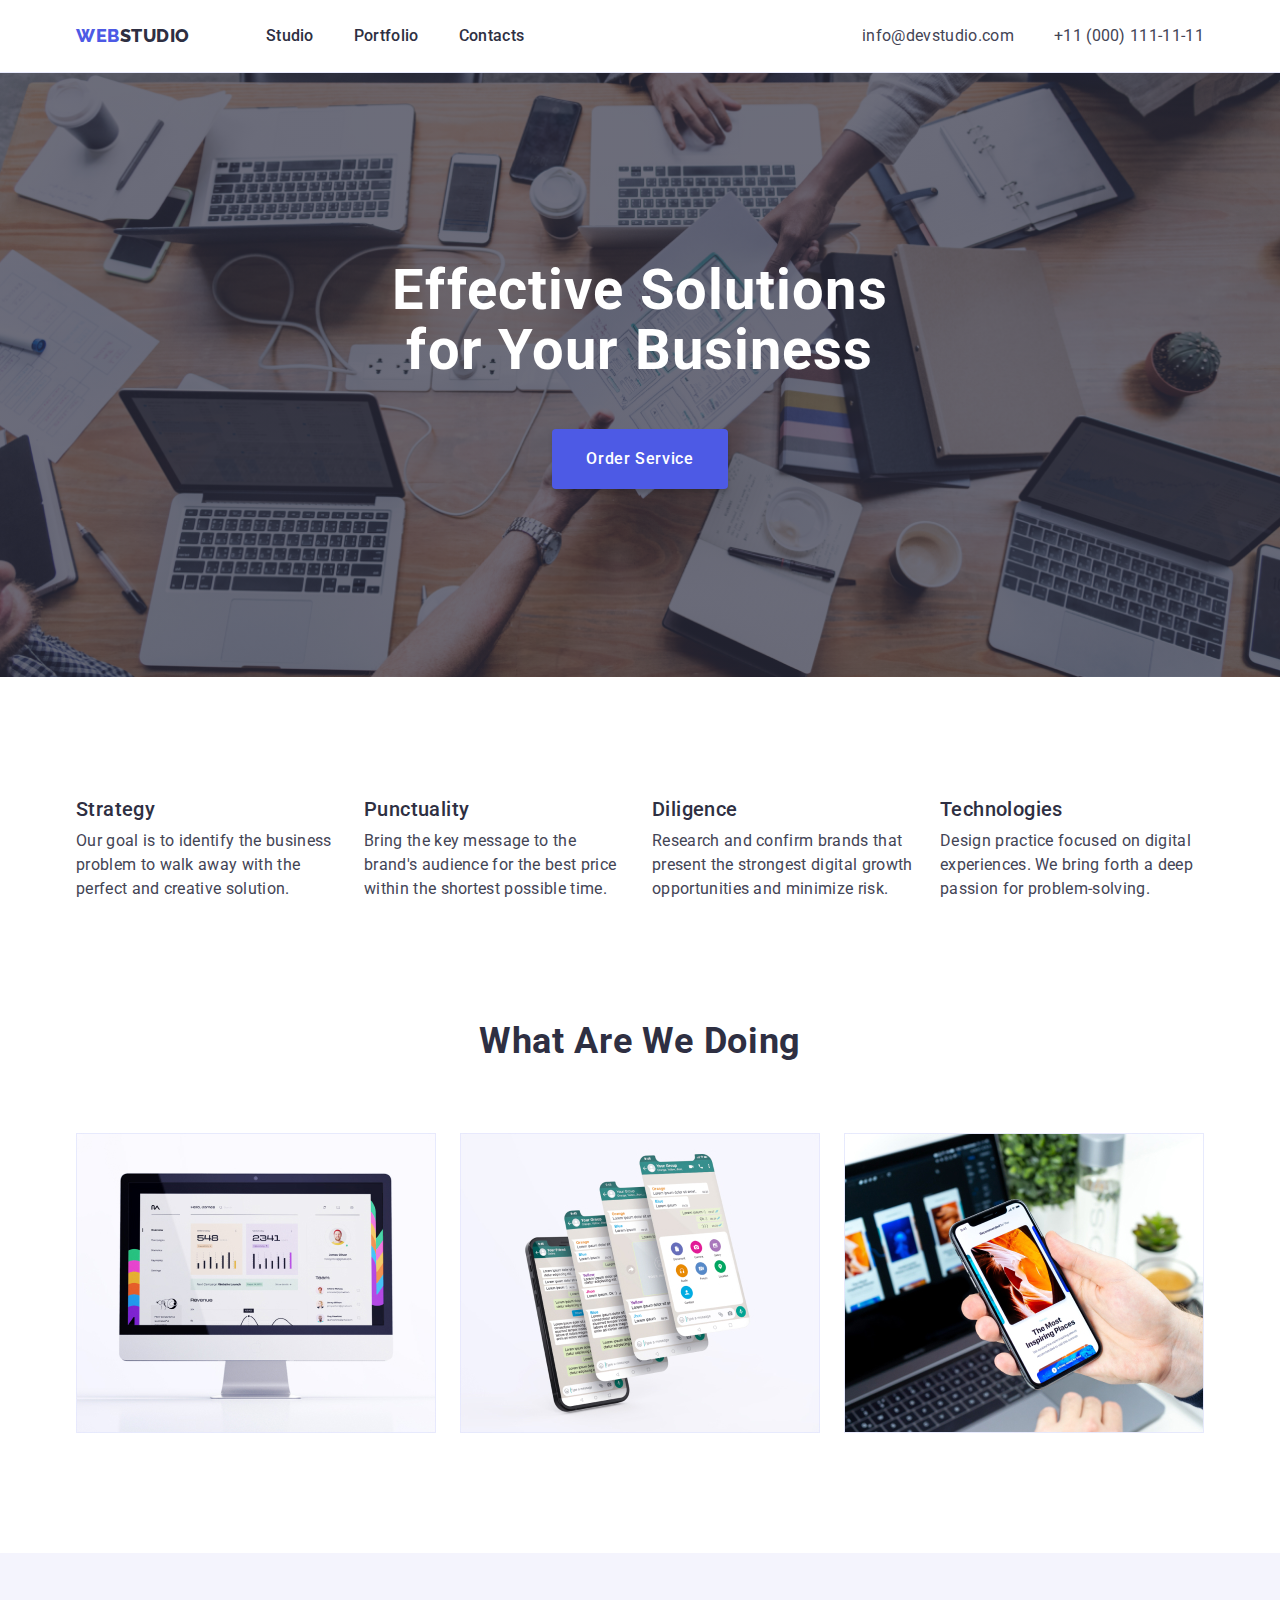
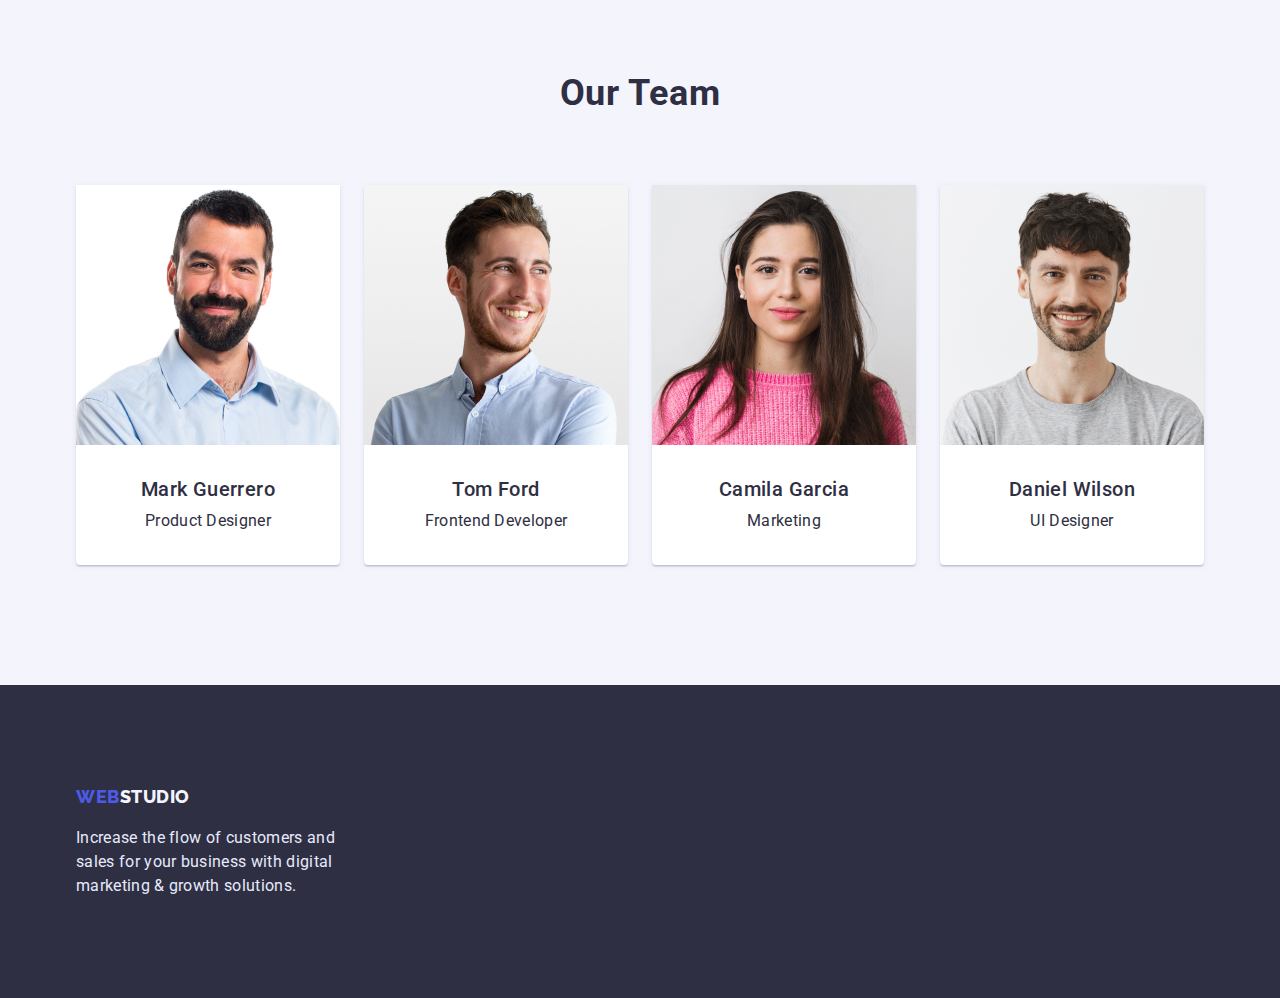
<file: index.html>
<!DOCTYPE html>
<html lang="en">

<head>
    <meta charset="UTF-8">
    <meta http-equiv="X-UA-Compatible" content="IE=edge">
    <meta name="viewport" content="width=device-width, initial-scale=1.0">
    <title>Document</title>

    <!--Fonts-->
    <link rel="preconnect" href="https://fonts.googleapis.com">
    <link rel="preconnect" href="https://fonts.gstatic.com" crossorigin>
    <link href="https://fonts.googleapis.com/css2?family=Raleway:wght@800&family=Roboto:wght@400;500;700&display=swap"
        rel="stylesheet">

    <!--styles-->
    <link rel="stylesheet"
        href="https://cdnjs.cloudflare.com/ajax/libs/modern-normalize/1.1.0/modern-normalize.min.css">
    <link rel="stylesheet" href="./css/stile.css">
</head>

<body>
    <header class="header">
        <div class="container main-div">
            <nav class="nav-link">
                <!--Шапка-->
                <a href="./index.html" class="logo-first">WEB<span class="logo-second">STUDIO</span></a>
                <ul class="link">
                    <li class="item"><a href="" class="test-link">Studio</a></li>
                    <li class="item"><a href="./portfolio.html" class="test-link">Portfolio</a></li>
                    <li class="item"><a href="" class="test-link">Contacts</a></li>
                </ul>
            </nav>

            <address class="address">
                <ul class="link-address">
                    <li class="item"><a href="mailto:info@devstudio.com" class="test-address">info@devstudio.com</a>
                    </li>
                    <li class="item"><a href="tel:+110001111111" class="test-address">+11 (000) 111-11-11</a></li>
                </ul>
        </div>
        </address>

    </header>


    <main>
        <!--загаловак-->
        <section class="section-hero">
            <div class="container">
                <h1 class="hero-tital">Effective Solutions <br> for Your Business</h1>
                <button class="button-light" type="button">Order Service</button>
            </div>
        </section>


        <!--инструкция-->
        <section class="section">
            <div class="container">
                <h2 class="visually-hidden">instruction</h2>
                <ul class="instruction">
                    <li class="link-instruction">
                        <h3 class="section-header">Strategy</h3>
                        <p class="paragraph">Our goal is to identify the business
                            problem to walk away with the perfect and creative solution.</p>
                    </li>

                    <li class="link-instruction">
                        <h3 class="section-header">Punctuality</h3>
                        <p class="paragraph">Bring the key message to the brand's audience for the best price within
                            the shortest possible time.</p>
                    </li>
                    <li class="link-instruction">
                        <h3 class="section-header">Diligence</h3>
                        <p class="paragraph">Research and confirm brands that present the strongest digital growth
                            opportunities and minimize
                            risk.</p>
                    </li>
                    <li class="link-instruction">
                        <h3 class="section-header">Technologies</h3>
                        <p class="paragraph">Design practice focused on digital experiences.
                            We bring forth a deep passion for problem-solving.</p>
                    </li>
                </ul>
            </div>
        </section>

        <!--Техніка-->
        <section class="section-link">
            <div class="container">
                <h2 class="section-img">What Are We Doing</h2>
                <ul class="link-img">
                    <li class="img-link"><img src="./images/img1.jpg" alt="computer" width="360"></li>
                    <li class="img-link"><img src="./images/img2.jpg" alt="phon" width="360"></li>
                    <li class="img-link"><img src="./images/img3.jpg" alt="netbook" width="360"></li>
                </ul>
            </div>
        </section>

        <!--Співробітники-->
        <section class="employees">
            <div class="container">
                <h2 class="section-img">Our Team</h2>
                <ul class="section-li-li">

                    <li class="section-li">
                        <img src="./images/img4.jpg" alt="Mark" width="264">
                        <div class="work">
                            <h3 class="section-header-link">Mark Guerrero</h3>
                            <p class="paragraph-link">Product Designer</p>
                        </div>
                    </li>

                    <li class="section-li">
                        <img src="./images/img5.jpg" alt="Tom" width="264">
                        <div class="work">
                            <h3 class="section-header-link">Tom Ford</h3>
                            <p class="paragraph-link">Frontend Developer</p>
                        </div>
                    </li>
                    <li class="section-li">
                        <img src="./images/img6.jpg" alt="Camila" width="264">
                        <div class="work">
                            <h3 class="section-header-link">Camila Garcia</h3>
                            <p class="paragraph-link">Marketing</p>
                        </div>
                    </li>
                    <li class="section-li">
                        <img src="./images/img7.jpg" alt="Daniel" width="264">
                        <div class="work">
                            <h3 class="section-header-link">Daniel Wilson</h3>
                            <p class="paragraph-link">UI Designer</p>
                        </div>
                    </li>
                </ul>
            </div>
        </section>
    </main>

    <!--Футер-->
    <footer class="footer">
        <div class="container">
            <!--сылка-->

            <a href="./index.html" class="logo-first">WEB<span class="logo-seconds">STUDIO</span></a>
            <p class="paragraph-footer">Increase the flow of customers and
                sales for your business with digital
                marketing & growth solutions.</p>
        </div>
    </footer>
</body>

</html>
</file>
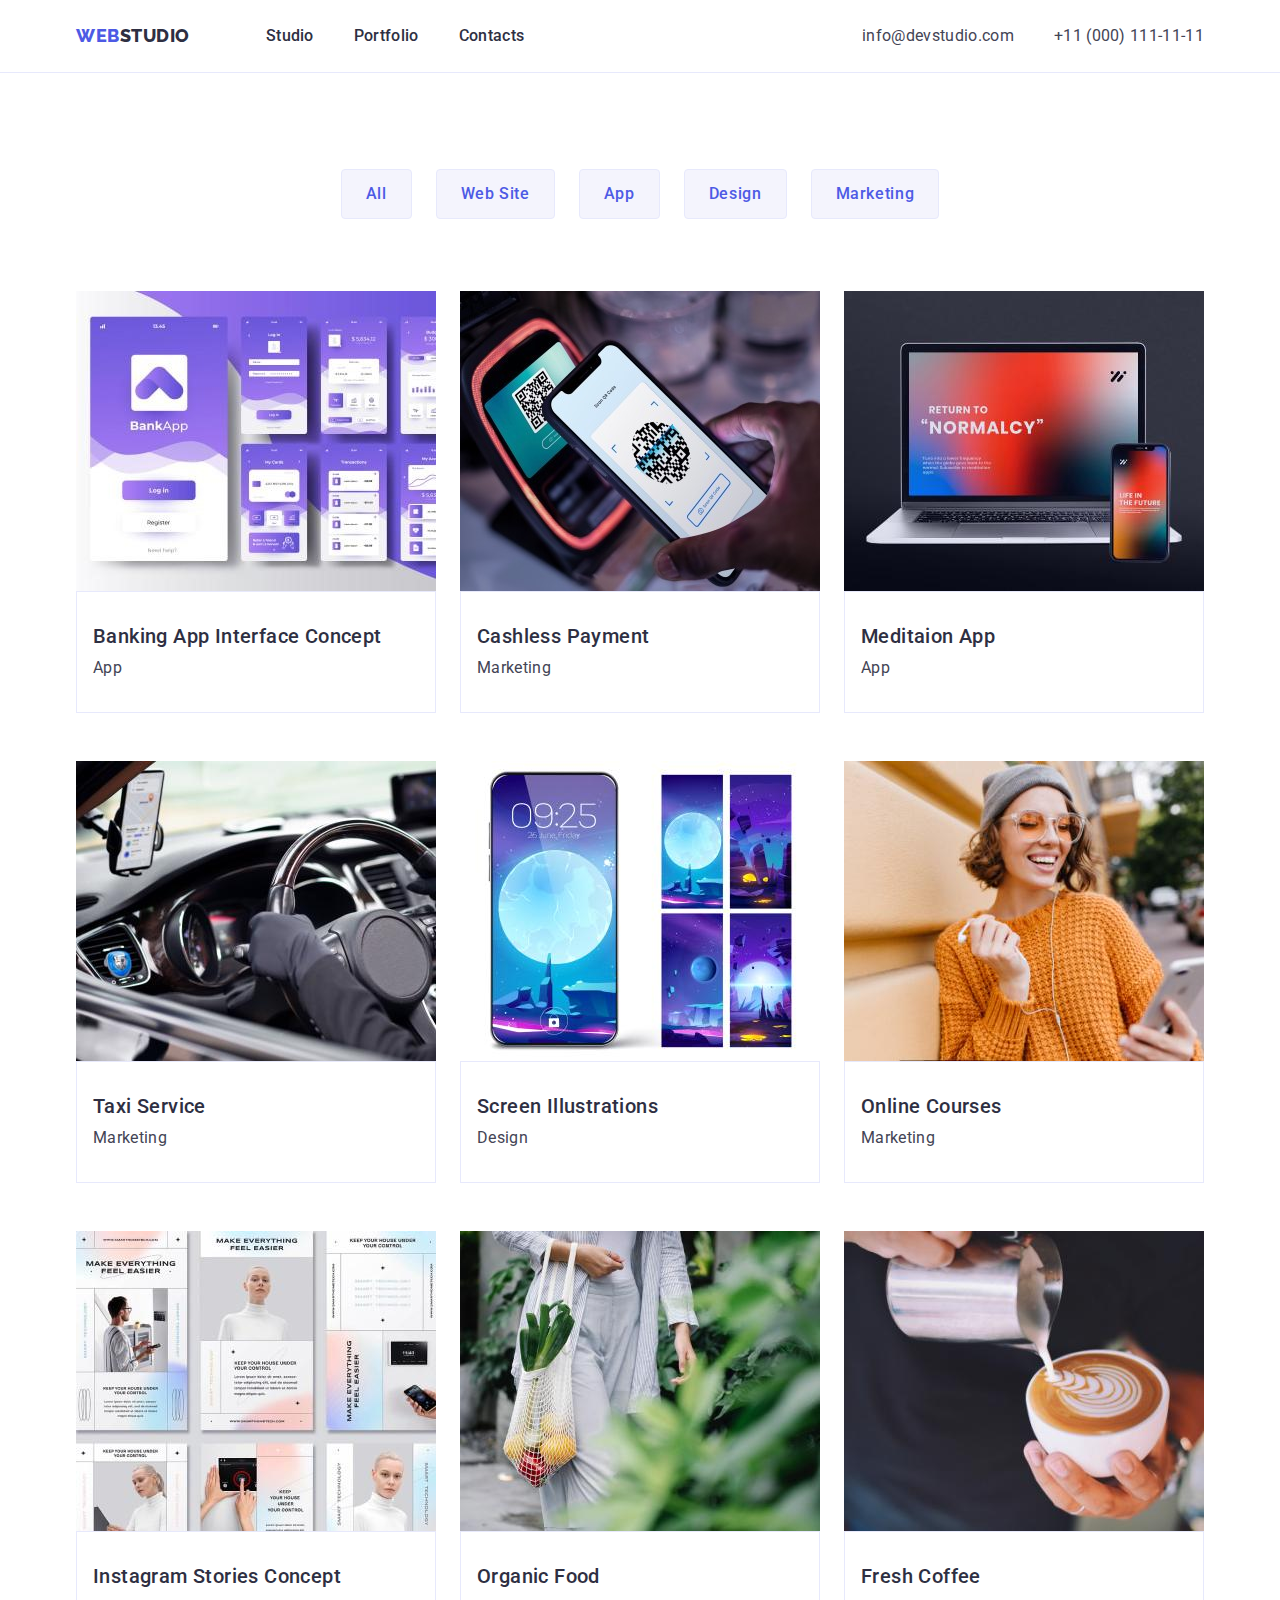
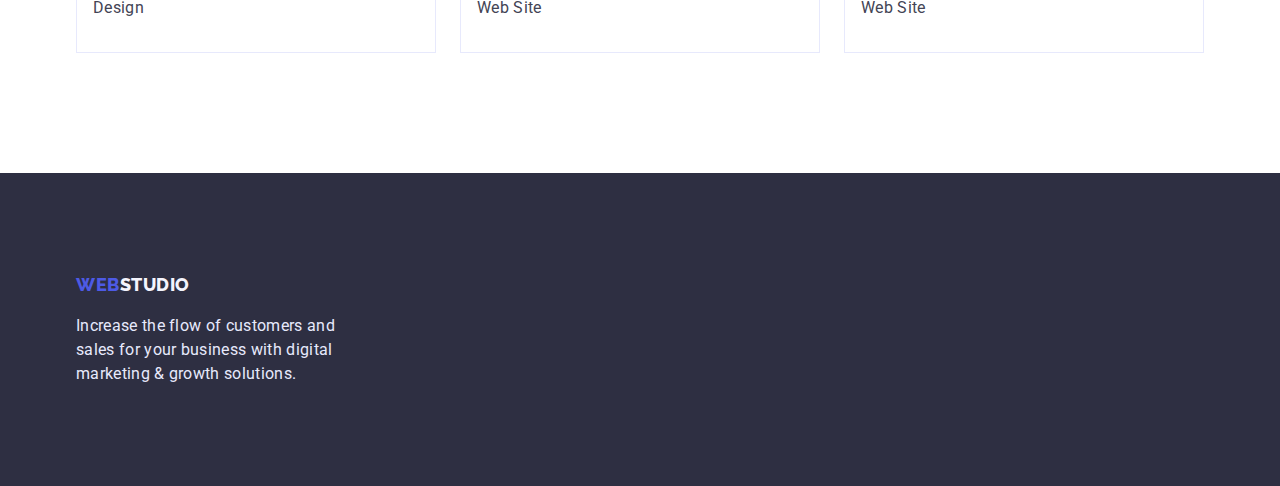
<file: portfolio.html>
<!DOCTYPE html>
<html lang="en">

<head>
    <meta charset="UTF-8">
    <meta http-equiv="X-UA-Compatible" content="IE=edge">
    <meta name="viewport" content="width=device-width, initial-scale=1.0">
    <title>Document</title>
    <!--Fonts-->
    <link rel="preconnect" href="https://fonts.googleapis.com">
    <link rel="preconnect" href="https://fonts.gstatic.com" crossorigin>
    <link href="https://fonts.googleapis.com/css2?family=Raleway:wght@800&family=Roboto:wght@400;500;700&display=swap"
        rel="stylesheet">

    <!--styles-->
    <link rel="stylesheet"
        href="https://cdnjs.cloudflare.com/ajax/libs/modern-normalize/1.1.0/modern-normalize.min.css">
    <link rel="stylesheet" href="./css/stile.css">
</head>

<body>
    <header class="header">
        <div class="container main-div">
            <nav class="nav-link">
                <!--Шапка-->

                <a href="./index.html" class="logo-first">WEB<span class="logo-second">STUDIO</span></a>
                <ul class="link">
                    <li class="item"><a href="" class="test-link">Studio</a></li>
                    <li class="item"><a href="" class="test-link">Portfolio</a></li>
                    <li class="item"><a href="" class="test-link">Contacts</a></li>
                </ul>
            </nav>

            <address class="address">
                <ul class="link-address">
                    <li class="item"><a href="mailto:info@devstudio.com" class="test-address">info@devstudio.com</a>
                    </li>
                    <li class="item"><a href="tel:+110001111111" class="test-address">+11 (000) 111-11-11</a></li>
                </ul>
        </div>
        </address>

    </header>

    <main>
        <!--загаловак-->
        <section class="section-portfolio">
            <div class="container">
                <h1 class="visually-hidden">portfolio</h1>
                <ul class="item-portfolio">
                    <li class="item-button"><button type="button" class="button-portfolio">All</button></li>
                    <li class="item-button"><button type="button" class="button-portfolio">Web Site</button></li>
                    <li class="item-button"><button type="button" class="button-portfolio">App</button></li>
                    <li class="item-button"><button type="button" class="button-portfolio">Design</button></li>
                    <li class="item-button"><button type="button" class="button-portfolio">Marketing</button></li>
                </ul>



                <ul class="box">
                    <li class="link-box"><a href="" class="links-portfolio">
                            <img src="./images/img8.jpg" alt="Banking App Interface Concept" width="360" height="300">
                            <div class="link-box-portfolio">
                                <h3 class="section-header">Banking App Interface Concept</h3>
                                <p class="paragraph">App</p>
                            </div>
                        </a>
                    </li>

                    <li class="link-box"><a href="" class="links-portfolio">
                            <img src="./images/img9.jpg" alt="Cashless Payment" width="360" height="300">
                            <div class="link-box-portfolio">
                                <h3 class="section-header">Cashless Payment</h3>
                                <p class="paragraph">Marketing</p>
                            </div>
                        </a>
                    </li>

                    <li class="link-box"><a href="" class="links-portfolio">
                            <img src="./images/img10.jpg" alt="Meditaion App" width="360" height="300">
                            <div class="link-box-portfolio">
                                <h3 class="section-header">Meditaion App</h3>
                                <p class="paragraph">App</p>
                            </div>
                        </a>
                    </li>

                    <li class="link-box"><a href="" class="links-portfolio">
                            <img src="./images/img11.jpg" alt="Taxi Service" width="360" height="300">
                            <div class="link-box-portfolio">
                                <h3 class="section-header">Taxi Service</h3>
                                <p class="paragraph">Marketing</p>
                            </div>
                        </a>
                    </li>

                    <li class="link-box"><a href="" class="links-portfolio">
                            <img src="./images/img12.jpg" alt="Screen Illustrations" width="360" height="300">
                            <div class="link-box-portfolio">
                                <h3 class="section-header">Screen Illustrations</h3>
                                <p class="paragraph">Design</p>
                            </div>
                        </a>
                    </li>

                    <li class="link-box"><a href="" class="links-portfolio">
                            <img src="./images/img13.jpg" alt="Online Courses" width="360" height="300">
                            <div class="link-box-portfolio">
                                <h3 class="section-header">Online Courses</h3>
                                <p class="paragraph">Marketing</p>
                            </div>
                        </a>
                    </li>

                    <li class="link-box"><a href="" class="links-portfolio">
                            <img src="./images/img14.jpg" alt="Instagram Stories Concept" width="360" height="300">
                            <div class="link-box-portfolio">
                                <h3 class="section-header">Instagram Stories Concept</h3>
                                <p class="paragraph">Design</p>
                            </div>
                        </a>
                    </li>

                    <li class="link-box"><a href="" class="links-portfolio">
                            <img src="./images/img15.jpg" alt="Organic Food" width="360" height="300">
                            <div class="link-box-portfolio">
                                <h3 class="section-header">Organic Food</h3>
                                <p class="paragraph">Web Site</p>
                            </div>
                        </a>
                    </li>

                    <li class="link-box"><a href="" class="links-portfolio">
                            <img src="./images/img16.jpg" alt="Fresh Coffee" width="360" height="300">
                            <div class="link-box-portfolio">
                                <h3 class="section-header">Fresh Coffee</h3>
                                <p class="paragraph">Web Site</p>
                            </div>
                        </a>
                    </li>
                </ul>
            </div>
        </section>
    </main>

    <!--Футер-->
    <footer class="footer">
        <div class="container">
            <!--сылка-->
            <a href="./index.html" class="logo-first">WEB<span class="logo-seconds">STUDIO</span></a>
            <p class="paragraph-footer">Increase the flow of customers and
                sales for your business with digital
                marketing & growth solutions.</p>
        </div>
    </footer>
</body>

</html>
</file>
<file: css/stile.css>
:root {
     --color-brand: #2E2F42;
     --color-primary: #4D5AE5;
     --colol-secondary: #434455;
     --color-main: #FFFFFF;
     --color-footer: #E7E9FC;
     --color-hover: #404BBF;
 }

 body {
     background: var(--color-main);
     color: var(--color-brand);
     font-family: 'Roboto';
 }

 ul {
     list-style-type: none;
     padding: 0;
     margin: 0;
 }

 img {
     display: block;
     max-width: 100%;
     height: auto;
 }

 /* шапка */

 .header {
     border-bottom: 1px solid #E7E9FC;
 }

 .nav-link {
     display: flex;
     align-items: center;
 }

 .container {
     max-width: 1158px;
     width: 100%;
     margin-left: auto;
     margin-right: auto;
     padding-left: 15px;
     padding-right: 15px;
 }

 .main-div {
     display: flex;
     align-items: center;
 }


 .logo-first {
     color: var(--color-primary);
     font-family: 'Raleway', sans-serif;
     font-weight: 800;
     text-decoration: none;
     font-size: 18px;
     line-height: 1.333;
     letter-spacing: 0.03em;
     padding: 0px;
 }

 .logo-second {
     font-family: 'Raleway', sans-serif;
     color: var(--color-brand);
     letter-spacing: 0.03em;
     padding: 0px;
 }

 .link {
     text-decoration: none;
     color: var(--color-brand);
     display: flex;
     margin-left: 76px;
 }

 .test-link:hover,
 .test-link:focus {
     color: var(--color-hover);
 }

 .test-link {
     font-style: normal;
     font-weight: 500;
     text-decoration: none;
     font-size: 16px;
     line-height: 1.5;
     color: var(--color-brand);
     letter-spacing: 0.02em;

     padding-top: 24px;
     padding-bottom: 24px;
     display: block;
 }

 .link .item+.item {
     margin-left: 40px;
 }

 .nav-link {
     display: flex;
     align-items: center;
     flex-grow: 1;
 }

 .address {
     color: var(--colol-secondary);
     margin-left: auto;
 }

 .link-address {
     display: flex;
     margin-left: auto;
 }

 .link-address .item+.item {
     margin-left: 40px;
 }


 .test-address {
     font-style: normal;
     font-weight: 400;
     font-size: 16px;
     line-height: 1.5;
     letter-spacing: 0.02em;
     color: var(--colol-secondary);
     text-decoration: none;

     padding-top: 24px;
     padding-bottom: 24px;
     display: block;
 }


 .test-address:hover,
 .test-address:focus {
     color: var(--color-hover);
 }

 /* загаловак */

 .section-hero {
     background-image: linear-gradient(0deg,
             rgba(46, 47, 66, 0.7),
             rgba(46, 47, 66, 0.7)),
         url('../images/people-office\ 1.jpg');
     text-align: center;
     background-position: center;
     background-size: 1440px auto;
     background-size: cover;
     padding-top: 188px;
     padding-bottom: 188px;
 }

 .hero-tital {
     color: var(--color-main);

     font-weight: 700;
     text-align: center;
     font-size: 56px;
     line-height: 1.071;
     letter-spacing: 0.02em;

     margin-bottom: 48px;
     margin-top: 0px;
 }

 .button-light {
     background: var(--color-primary);
     box-shadow: 0px 4px 4px rgba(0, 0, 0, 0.15);
     border-radius: 4px;
     color: var(--color-main);
     font-style: normal;
     font-weight: 500;
     text-align: center;
     font-size: 16px;
     line-height: 1.5;
     font-family: 'Roboto';
     letter-spacing: 0.04em;
     border-color: transparent;

     padding: 16px 32px;
     gap: 10px;
     flex-direction: row;
 }

 .button-light:hover,
 .button-light:focus {
     text-align: center;
     background: var(--color-hover);
     cursor: pointer;
 }


 /* инструкция */

 .section {
     padding-top: 120px;
     padding-bottom: 120px;
 }


 .instruction {
     display: flex;
 }

 .instruction .link-instruction+.link-instruction {
     margin-left: 24px;
 }

 .link-instruction {
     flex-basis: calc((100% - 72px)/4);
 }


 .paragraph {
     color: var(--colol-secondary);
     font-size: 16px;
     line-height: 1.5;
     letter-spacing: 0.02em;
     text-decoration: none;
     margin-top: 0;
     margin-bottom: 0;
 }


 /* Техніка */
 .section-img {
     color: var(--color-brand);
     font-weight: 700;
     text-align: center;
     font-size: 36px;
     line-height: 1.111;
     letter-spacing: 0.02em;
     margin-top: 0;
     margin-bottom: 72px;
 }

 .section-link {
     padding-top: 0;
     padding-bottom: 120px;
 }

 .link-img {
     display: flex;

 }

 .link-img .img-link+.img-link {
     margin-left: 24px;

 }


 /* Співробітники */
 .section-li {
     background: var(--color-main);
     box-shadow: 0px 1px 6px rgba(46, 47, 66, 0.08), 0px 1px 1px rgba(46, 47, 66, 0.16), 0px 2px 1px rgba(46, 47, 66, 0.08);
     border-radius: 0px 0px 4px 4px;
 }

 .section-li-li {
     display: flex;
     flex-wrap: wrap;
 }

 .section-li-li .section-li+.section-li {
     margin-left: 24px;
 }

 .section-header {
     color: var(--color-brand);
     font-weight: 500;
     font-size: 20px;
     line-height: 1.2;
     letter-spacing: 0.02em;
     margin-top: 0;
     margin-bottom: 8px;
 }


 .employees {
     background: #F4F4FD;
     padding-top: 120px;
     padding-bottom: 120px;
 }

 .paragraph-link {
     text-align: center;
     font-family: 'Roboto';
     font-style: normal;
     font-weight: 400;
     font-size: 16px;
     line-height: 1.5;
     text-align: center;
     letter-spacing: 0.02em;
     margin-top: 8px;
     margin-bottom: 0;


 }

 .section-header-link {
     text-align: center;
     font-family: 'Roboto';
     font-style: normal;
     font-weight: 500;
     font-size: 20px;
     line-height: 1.2;
     text-align: center;
     letter-spacing: 0.02em;

     margin-top: 0;
     margin-bottom: 8px;
 }

 .work {
     padding-top: 32px;
     padding-bottom: 32px;
 }

 /* Футер */



 .footer {
     background: var(--color-brand);
     font-family: 'Roboto';
     font-style: normal;
     font-weight: 400;
     font-size: 16px;
     line-height: 1.5;
     letter-spacing: 0.02em;

     padding-top: 100px;
     padding-bottom: 100px;
 }

 .logo-seconds {
     color: #F4F4FD;
 }

 .paragraph-footer {
     color: #E7E9FC;
     font-size: 16px;
     line-height: 1.5;
     letter-spacing: 0.02em;

     margin-top: 16px;
     margin-bottom: 0;
     width: 264px;
     height: 72px;
 }



 /* портфолія */

 /* загаловак */

 .section-portfolio {
     box-sizing: border-box;
     border-radius: 4px;
     text-decoration: none;
     padding-top: 96px;
     padding-bottom: 120px;
 }

 .item-portfolio {
     display: flex;
     justify-content: center;
     margin-top: 0;
     margin-bottom: 72px;
 }


 .item-portfolio .item-button+.item-button {
     margin-left: 24px;
 }

 .button-portfolio {

     background: #F4F4FD;
     border: 1px solid #E7E9FC;
     border-radius: 4px;
     font-family: 'Roboto';
     font-style: normal;
     font-weight: 500;
     font-size: 16px;
     line-height: 1.5;


     text-align: center;
     letter-spacing: 0.04em;
     color: var(--color-primary);
     cursor: pointer;
     text-decoration: none;

     Padding: 12px 24px 12px 24px;
 }



 .button-portfolio:hover,
 .button-portfolio:focus {
     color: var(--color-main);
     background-color: var(--color-primary);
     border-color: transparent;
 }

 .box {
     display: flex;
     flex-wrap: wrap;
     gap: 48px 24px;
 }

 .link-box {}

 .link-box-portfolio {

     padding-top: 32px;
     padding-bottom: 32px;
     padding-left: 16px;
     padding-right: 16px;
     border: 1px solid #E7E9FC;

 }

 .links-portfolio {
     cursor: pointer;
     text-decoration: none;
 }


 .visually-hidden {
     position: absolute;
     white-space: nowrap;
     width: 1px;
     height: 1px;
     overflow: hidden;
     border: 0;
     padding: 0;
     clip: rect(0 0 0 0);
     clip-path: inset(50%);
     margin: -1px;
 }
</file>
